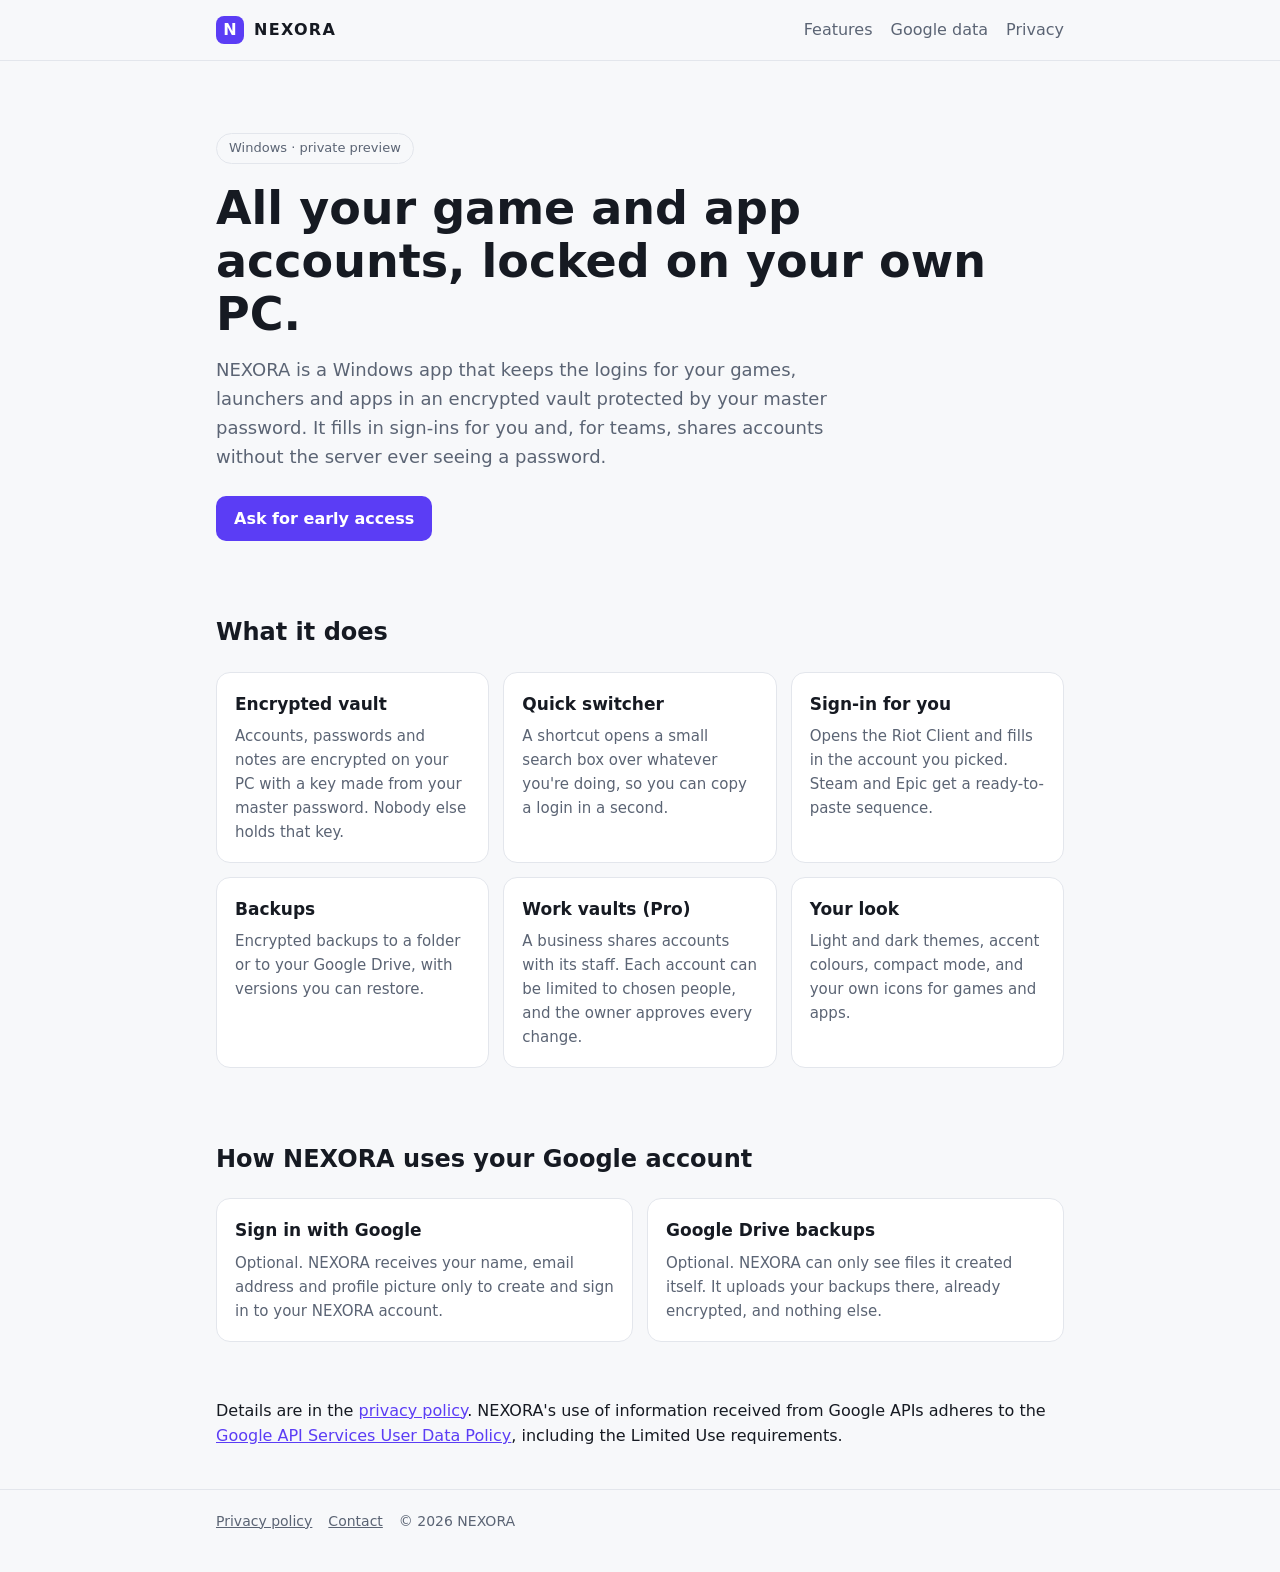
<file: index.html>
<!doctype html>
<html lang="en">
<head>
  <meta charset="utf-8">
  <meta name="viewport" content="width=device-width, initial-scale=1">
  <title>NEXORA</title>
  <meta name="description" content="NEXORA keeps your game and app accounts in an encrypted vault on your Windows PC, signs you in, and lets teams share accounts safely.">
  <link rel="stylesheet" href="style.css">
</head>
<body>
  <header class="top">
    <div class="wrap">
      <a class="brand" href="./"><span class="mark">N</span>NEXORA</a>
      <nav><a href="#features">Features</a><a href="#google">Google data</a><a href="privacy.html">Privacy</a></nav>
    </div>
  </header>

  <main class="wrap">
    <div class="hero">
      <span class="pill">Windows · private preview</span>
      <h1>All your game and app accounts, locked on your own PC.</h1>
      <p>NEXORA is a Windows app that keeps the logins for your games, launchers and apps in an encrypted vault protected by your master password. It fills in sign-ins for you and, for teams, shares accounts without the server ever seeing a password.</p>
      <a class="button" href="https://github.com/SyedShayan916/Nexora-Site/issues">Ask for early access</a>
    </div>

    <section id="features">
      <h2>What it does</h2>
      <div class="grid">
        <div class="card"><h3>Encrypted vault</h3><p>Accounts, passwords and notes are encrypted on your PC with a key made from your master password. Nobody else holds that key.</p></div>
        <div class="card"><h3>Quick switcher</h3><p>A shortcut opens a small search box over whatever you're doing, so you can copy a login in a second.</p></div>
        <div class="card"><h3>Sign-in for you</h3><p>Opens the Riot Client and fills in the account you picked. Steam and Epic get a ready-to-paste sequence.</p></div>
        <div class="card"><h3>Backups</h3><p>Encrypted backups to a folder or to your Google Drive, with versions you can restore.</p></div>
        <div class="card"><h3>Work vaults (Pro)</h3><p>A business shares accounts with its staff. Each account can be limited to chosen people, and the owner approves every change.</p></div>
        <div class="card"><h3>Your look</h3><p>Light and dark themes, accent colours, compact mode, and your own icons for games and apps.</p></div>
      </div>
    </section>

    <section id="google">
      <h2>How NEXORA uses your Google account</h2>
      <div class="grid">
        <div class="card"><h3>Sign in with Google</h3><p>Optional. NEXORA receives your name, email address and profile picture only to create and sign in to your NEXORA account.</p></div>
        <div class="card"><h3>Google Drive backups</h3><p>Optional. NEXORA can only see files it created itself. It uploads your backups there, already encrypted, and nothing else.</p></div>
      </div>
      <p>Details are in the <a href="privacy.html">privacy policy</a>. NEXORA's use of information received from Google APIs adheres to the <a href="https://developers.google.com/terms/api-services-user-data-policy">Google API Services User Data Policy</a>, including the Limited Use requirements.</p>
    </section>
  </main>

  <footer>
    <div class="wrap"><a href="privacy.html">Privacy policy</a><a href="https://github.com/SyedShayan916/Nexora-Site/issues">Contact</a>© 2026 NEXORA</div>
  </footer>
</body>
</html>
</file>
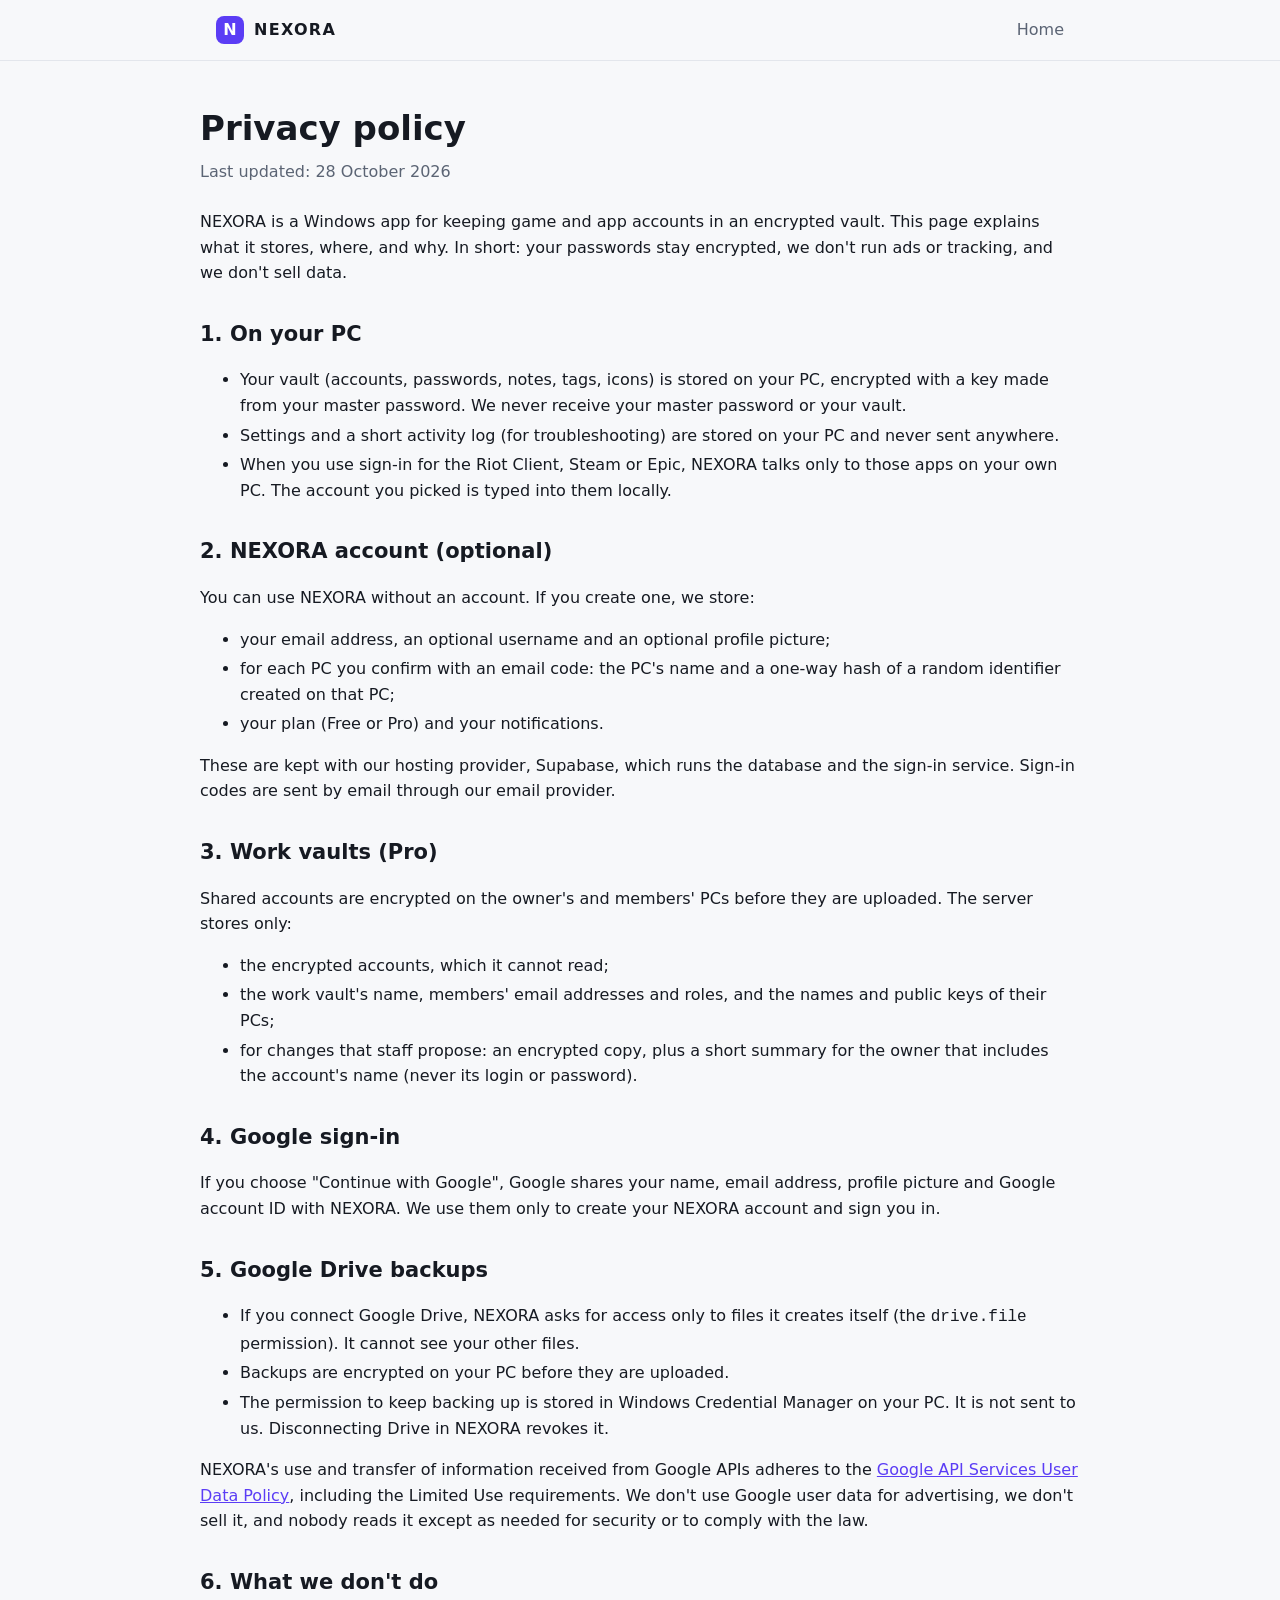
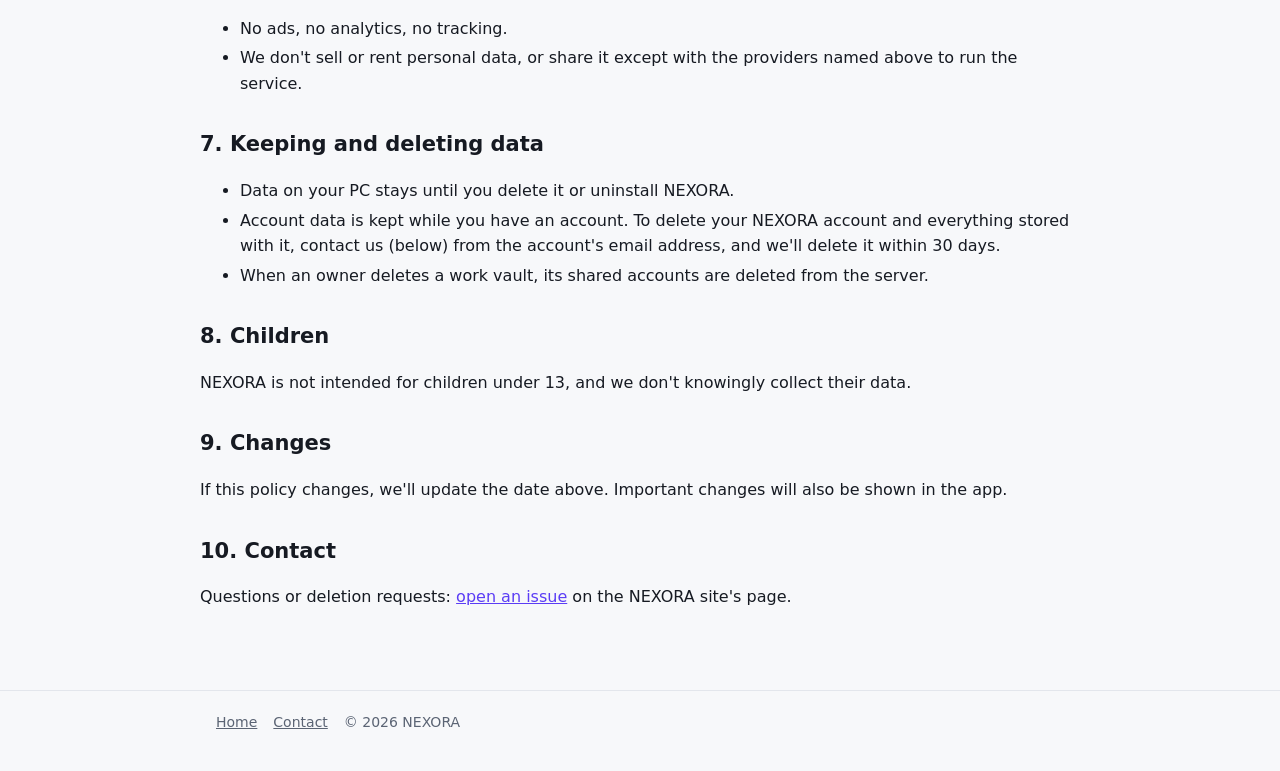
<file: privacy.html>
<!doctype html>
<html lang="en">
<head>
  <meta charset="utf-8">
  <meta name="viewport" content="width=device-width, initial-scale=1">
  <title>NEXORA Privacy Policy</title>
  <meta name="description" content="What NEXORA stores, where, and why.">
  <link rel="stylesheet" href="style.css">
</head>
<body>
  <header class="top">
    <div class="wrap">
      <a class="brand" href="./"><span class="mark">N</span>NEXORA</a>
      <nav><a href="./">Home</a></nav>
    </div>
  </header>

  <main class="wrap doc">
    <h1>Privacy policy</h1>
    <p class="updated">Last updated: 28 October 2026</p>

    <p>NEXORA is a Windows app for keeping game and app accounts in an encrypted vault. This page explains what it stores, where, and why. In short: your passwords stay encrypted, we don't run ads or tracking, and we don't sell data.</p>

    <h2>1. On your PC</h2>
    <ul>
      <li>Your vault (accounts, passwords, notes, tags, icons) is stored on your PC, encrypted with a key made from your master password. We never receive your master password or your vault.</li>
      <li>Settings and a short activity log (for troubleshooting) are stored on your PC and never sent anywhere.</li>
      <li>When you use sign-in for the Riot Client, Steam or Epic, NEXORA talks only to those apps on your own PC. The account you picked is typed into them locally.</li>
    </ul>

    <h2>2. NEXORA account (optional)</h2>
    <p>You can use NEXORA without an account. If you create one, we store:</p>
    <ul>
      <li>your email address, an optional username and an optional profile picture;</li>
      <li>for each PC you confirm with an email code: the PC's name and a one-way hash of a random identifier created on that PC;</li>
      <li>your plan (Free or Pro) and your notifications.</li>
    </ul>
    <p>These are kept with our hosting provider, Supabase, which runs the database and the sign-in service. Sign-in codes are sent by email through our email provider.</p>

    <h2>3. Work vaults (Pro)</h2>
    <p>Shared accounts are encrypted on the owner's and members' PCs before they are uploaded. The server stores only:</p>
    <ul>
      <li>the encrypted accounts, which it cannot read;</li>
      <li>the work vault's name, members' email addresses and roles, and the names and public keys of their PCs;</li>
      <li>for changes that staff propose: an encrypted copy, plus a short summary for the owner that includes the account's name (never its login or password).</li>
    </ul>

    <h2>4. Google sign-in</h2>
    <p>If you choose "Continue with Google", Google shares your name, email address, profile picture and Google account ID with NEXORA. We use them only to create your NEXORA account and sign you in.</p>

    <h2>5. Google Drive backups</h2>
    <ul>
      <li>If you connect Google Drive, NEXORA asks for access only to files it creates itself (the <code>drive.file</code> permission). It cannot see your other files.</li>
      <li>Backups are encrypted on your PC before they are uploaded.</li>
      <li>The permission to keep backing up is stored in Windows Credential Manager on your PC. It is not sent to us. Disconnecting Drive in NEXORA revokes it.</li>
    </ul>
    <p>NEXORA's use and transfer of information received from Google APIs adheres to the <a href="https://developers.google.com/terms/api-services-user-data-policy">Google API Services User Data Policy</a>, including the Limited Use requirements. We don't use Google user data for advertising, we don't sell it, and nobody reads it except as needed for security or to comply with the law.</p>

    <h2>6. What we don't do</h2>
    <ul>
      <li>No ads, no analytics, no tracking.</li>
      <li>We don't sell or rent personal data, or share it except with the providers named above to run the service.</li>
    </ul>

    <h2>7. Keeping and deleting data</h2>
    <ul>
      <li>Data on your PC stays until you delete it or uninstall NEXORA.</li>
      <li>Account data is kept while you have an account. To delete your NEXORA account and everything stored with it, contact us (below) from the account's email address, and we'll delete it within 30 days.</li>
      <li>When an owner deletes a work vault, its shared accounts are deleted from the server.</li>
    </ul>

    <h2>8. Children</h2>
    <p>NEXORA is not intended for children under 13, and we don't knowingly collect their data.</p>

    <h2>9. Changes</h2>
    <p>If this policy changes, we'll update the date above. Important changes will also be shown in the app.</p>

    <h2>10. Contact</h2>
    <p>Questions or deletion requests: <a href="https://github.com/SyedShayan916/Nexora-Site/issues">open an issue</a> on the NEXORA site's page.</p>
  </main>

  <footer>
    <div class="wrap"><a href="./">Home</a><a href="https://github.com/SyedShayan916/Nexora-Site/issues">Contact</a>© 2026 NEXORA</div>
  </footer>
</body>
</html>
</file>
<file: style.css>
:root {
  --bg: #0f1115;
  --panel: #171a21;
  --border: #262b36;
  --text: #e7e9ee;
  --muted: #9aa3b2;
  --accent: #7c5cff;
  --accent-text: #ffffff;
  color-scheme: dark;
}
@media (prefers-color-scheme: light) {
  :root {
    --bg: #f7f8fa;
    --panel: #ffffff;
    --border: #e3e6ec;
    --text: #161a22;
    --muted: #5b6474;
    --accent: #5b3df5;
    color-scheme: light;
  }
}
* { box-sizing: border-box; }
html { -webkit-text-size-adjust: 100%; }
body {
  margin: 0;
  background: var(--bg);
  color: var(--text);
  font: 16px/1.6 "Segoe UI", system-ui, -apple-system, sans-serif;
}
a { color: var(--accent); }
.wrap { max-width: 880px; margin: 0 auto; padding: 0 16px; }
header.top { border-bottom: 1px solid var(--border); }
header.top .wrap { display: flex; align-items: center; justify-content: space-between; height: 60px; }
.brand { display: flex; align-items: center; gap: 10px; font-weight: 700; letter-spacing: 0.08em; color: var(--text); text-decoration: none; }
.mark { width: 28px; height: 28px; border-radius: 8px; background: var(--accent); color: var(--accent-text); display: grid; place-items: center; font-weight: 800; letter-spacing: 0; }
nav a { color: var(--muted); text-decoration: none; margin-left: 18px; }
nav a:hover { color: var(--text); }
.hero { padding: 72px 0 40px; }
.hero h1 { font-size: clamp(30px, 6vw, 46px); line-height: 1.15; margin: 0 0 16px; }
.hero p { font-size: 18px; color: var(--muted); max-width: 640px; margin: 0 0 24px; }
.pill { display: inline-block; padding: 4px 12px; border: 1px solid var(--border); border-radius: 999px; color: var(--muted); font-size: 13px; margin-bottom: 18px; }
.button { display: inline-block; background: var(--accent); color: var(--accent-text); padding: 10px 18px; border-radius: 10px; text-decoration: none; font-weight: 600; }
.grid { display: grid; grid-template-columns: repeat(auto-fit, minmax(240px, 1fr)); gap: 14px; padding: 8px 0 40px; }
.card { background: var(--panel); border: 1px solid var(--border); border-radius: 14px; padding: 18px; }
.card h3 { margin: 0 0 6px; font-size: 17px; }
.card p { margin: 0; color: var(--muted); font-size: 15px; }
section h2 { font-size: 24px; margin: 32px 0 12px; }
.doc { padding: 40px 0 24px; }
.doc h1 { font-size: 34px; margin: 0 0 4px; }
.doc h2 { font-size: 21px; margin: 32px 0 8px; }
.doc .updated { color: var(--muted); margin: 0 0 24px; }
.doc li { margin: 4px 0; }
footer { border-top: 1px solid var(--border); color: var(--muted); font-size: 14px; padding: 20px 0 40px; margin-top: 40px; }
footer a { color: var(--muted); margin-right: 16px; }
</file>
